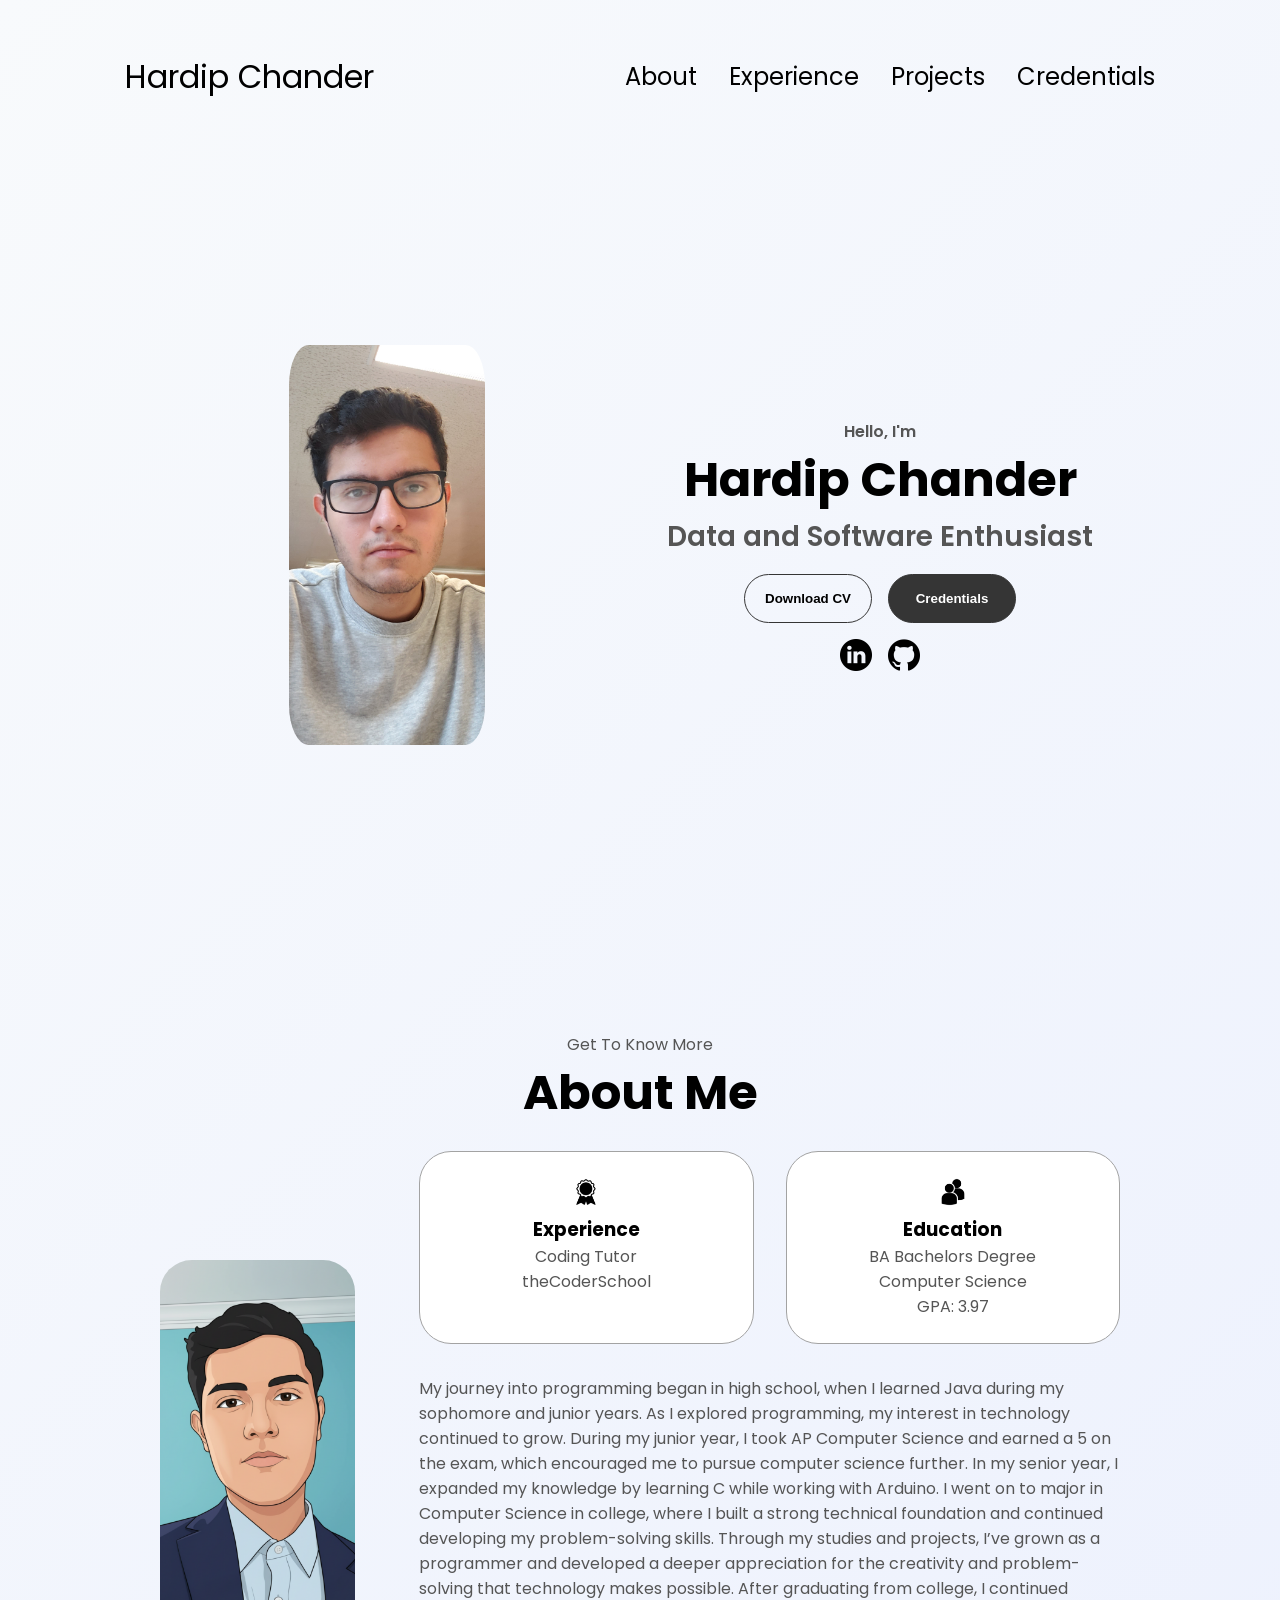
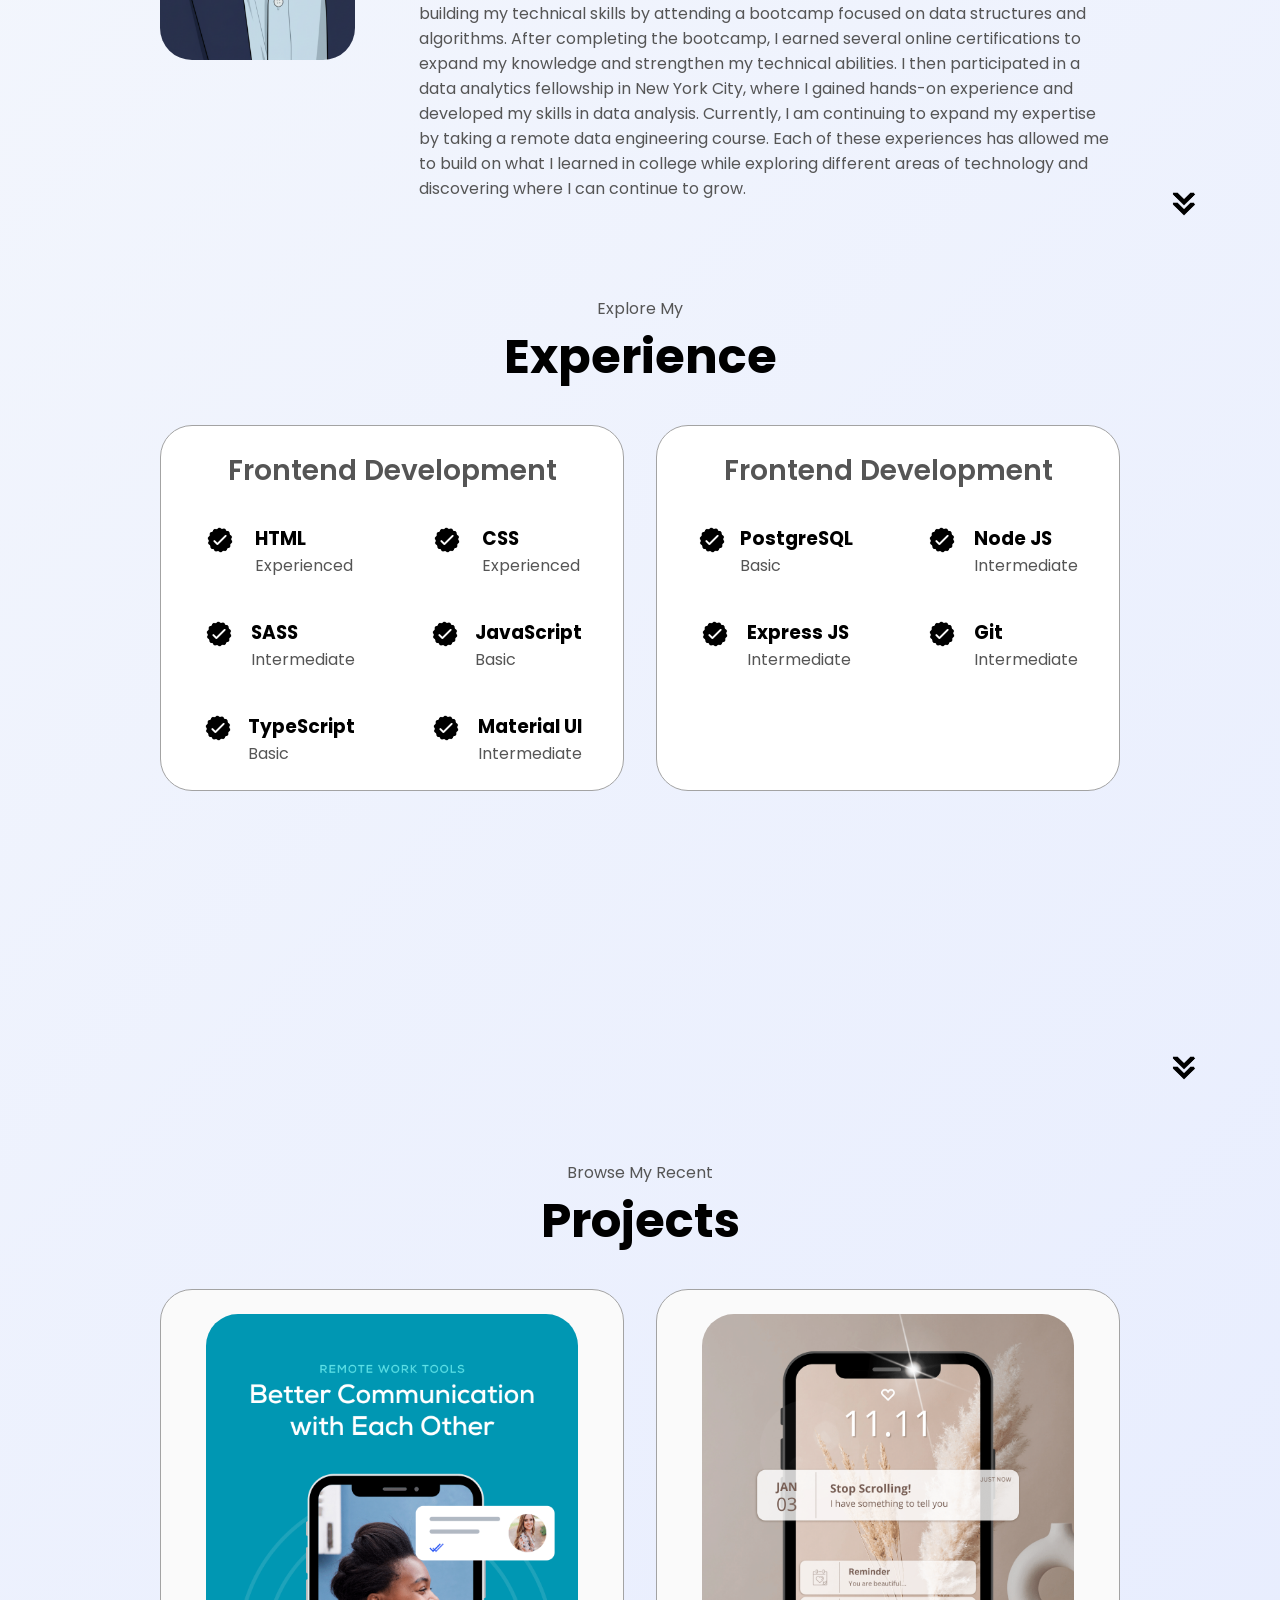
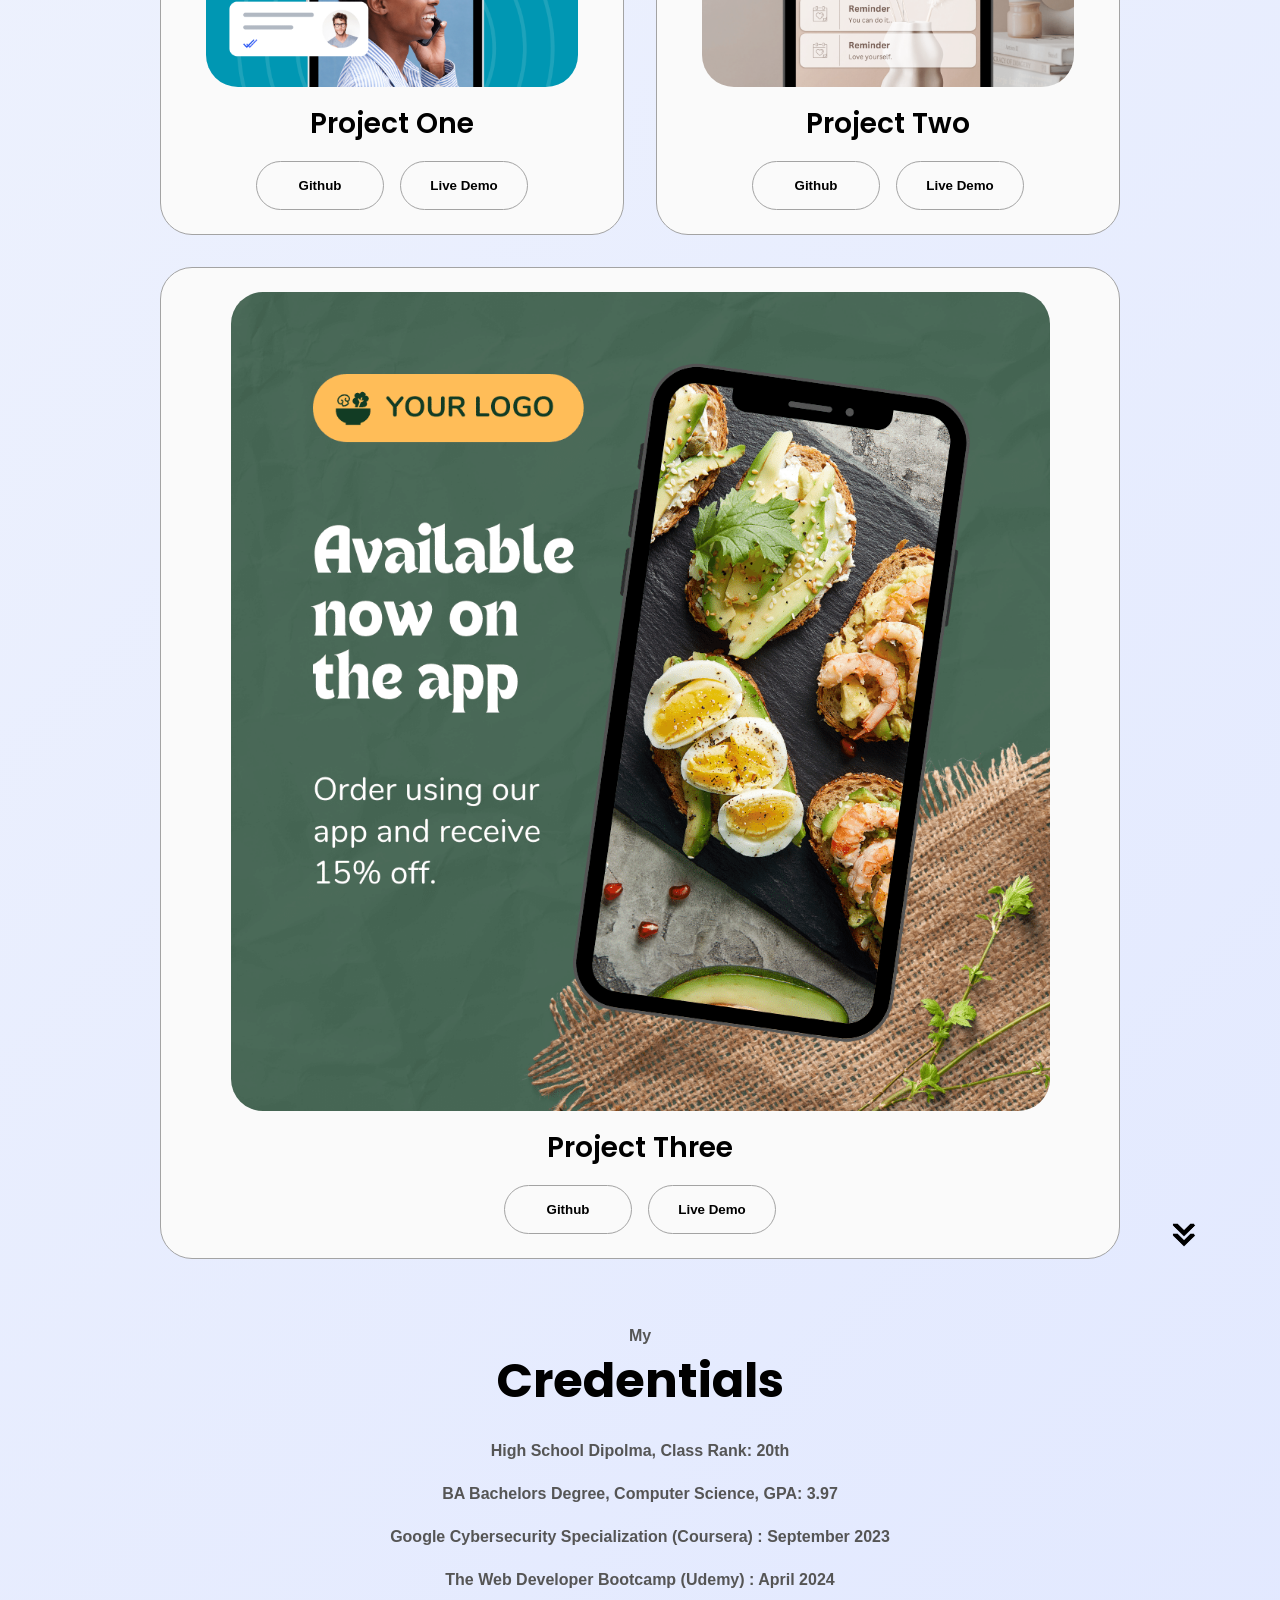
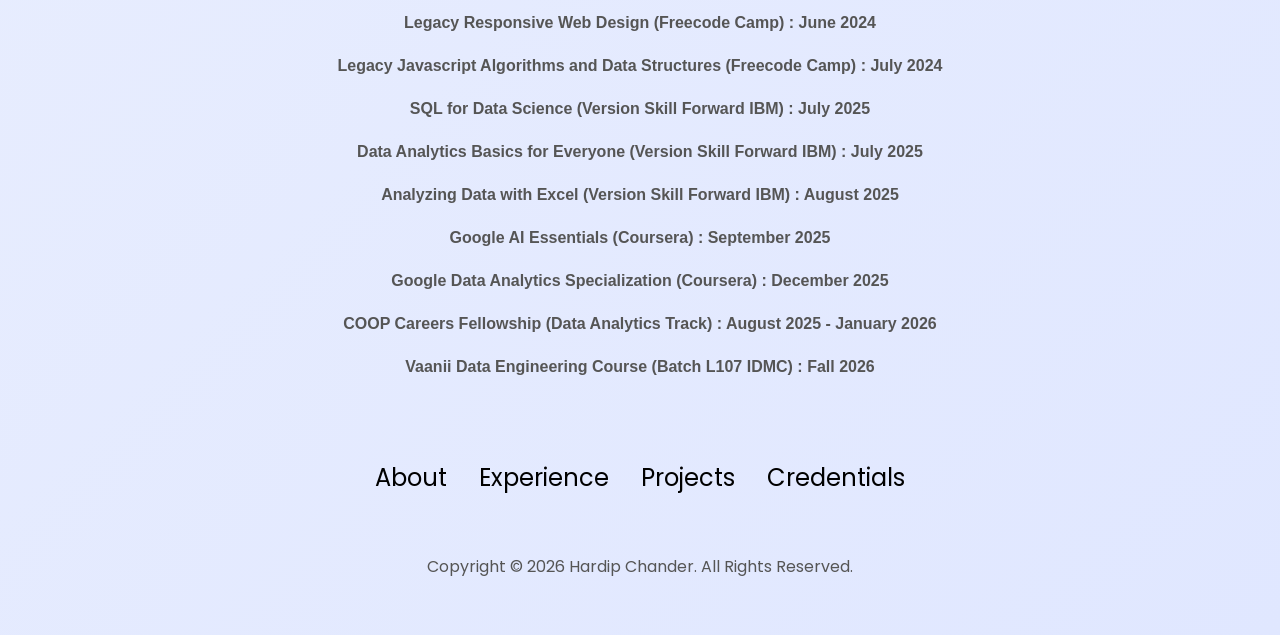
<file: index.html>
<!DOCTYPE html>
<html lang="en">
  <head>
    <meta charset="UTF-8">
    <meta name="viewport" content="width=device-width, initial-scale=1.0">
    <meta name="description" content="This is the home page to the personal website of Hardip Chander. The website showcases his skills and history in tech.">
    <title>Chander</title>
    <link rel="icon" type="image/png" sizes="192x192" href="./images/favicon.png">
    <link rel="stylesheet" href="./styles/style.css">
    <link rel="stylesheet" href="./styles/mediaqueries.css">
  </head>
  <body>
    <nav id="desktop-nav">
      <div class="logo">Hardip Chander</div>
      <div>
        <ul class="nav-links">
          <li><a href="#about">About</a></li>
          <li><a href="#experience">Experience</a></li>
          <li><a href="#projects">Projects</a></li>
          <li><a href="#contact">Credentials</a></li>
        </ul>
      </div>
    </nav>

    <nav id="hamburger-nav">
      <div class="logo">Hardip Chander</div>
      <div class="hamburger-menu">
        <div class="hamburger-icon" onclick="toggleMenu()">
          <span></span>
          <span></span>
          <span></span>
        </div>
        <div class="menu-links">
          <li><a href="#about" onclick="toggleMenu()">About</a></li>
          <li><a href="#experience" onclick="toggleMenu()">Experience</a></li>
          <li><a href="#projects" onclick="toggleMenu()">Projects</a></li>
          <li><a href="#contact" onclick="toggleMenu()">Credentials</a></li>
        </div>
      </div>
    </nav>

    <section id="profile">
      <div class="section__pic-container">
        <img src="./images/profile-pic.jpg" alt="Profile Picture of Hardip Chander" class="profile-pic"/>
      </div>
      <div class="section__text">
        <p class="section__text__p1">Hello, I'm</p>
        <h1 class="title">Hardip Chander</h1>
        <p class="section__text__p2">Data and Software Enthusiast</p>
        <div class="btn-container">
          <button class="btn btn-color-2" onclick="window.open('./images/resume.pdf')"> Download CV </button>
          <button class="btn btn-color-1" onclick="location.href='./#contact'">Credentials</button>
        </div>
        <div id="socials-container">
          <img src="./images/linkedin.png" alt="My LinkedIn profile" class="icon" onclick="location.href='https://www.linkedin.com/in/hardipchander'"/>
          <img src="./images/github.png" alt="My Github profile" class="icon" onclick="location.href='https://github.com/hardipchander'" />
        </div>
      </div>
    </section>

    <section id="about">
      <p class="section__text__p1">Get To Know More</p>
      <h1 class="title">About Me</h1>
      <div class="section-container">
        <div class="section__pic-container">
          <img src="./images/cartoon_me.png" alt="Profile picture" class="about-pic"/>
        </div>
        <div class="about-details-container">
          <div class="about-containers">
            <div class="details-container">
              <img src="./images/experience.png" alt="Experience icon" class="icon"/>
              <h3>Experience</h3>
              <p>Coding Tutor<br/>theCoderSchool</p>
            </div>
            <div class="details-container">
              <img src="./images/education.png" alt="Education icon" class="icon" />
              <h3>Education</h3>
              <p>BA Bachelors Degree<br/>Computer Science <br/> GPA: 3.97</p>
            </div>
          </div>
          <div class="text-container">
            <p>
              My journey into programming began in high school, when I learned Java during my sophomore and junior years. As I explored programming, my interest in 
              technology continued to grow. During my junior year, I took AP Computer Science and earned a 5 on the exam, which encouraged me to pursue computer 
              science further. In my senior year, I expanded my knowledge by learning C while working with Arduino. I went on to major in Computer Science in college, 
              where I built a strong technical foundation and continued developing my problem-solving skills. Through my studies and projects, I’ve grown as a 
              programmer and developed a deeper appreciation for the creativity and problem-solving that technology makes possible. After graduating from college, 
              I continued building my technical skills by attending a bootcamp focused on data structures and algorithms. After completing the bootcamp, I earned several 
              online certifications to expand my knowledge and strengthen my technical abilities. I then participated in a data analytics fellowship in New York City, 
              where I gained hands-on experience and developed my skills in data analysis. Currently, I am continuing to expand my expertise by taking a remote 
              data engineering course. Each of these experiences has allowed me to build on what I learned in college while exploring different areas of technology 
              and discovering where I can continue to grow. 
            </p>
          </div>
        </div>
      </div>
      <img src="./images/arrow.png" alt="Arrow icon" class="icon arrow" onclick="location.href='./#experience'" />
    </section>

    <section id="experience">
      <p class="section__text__p1">Explore My</p>
      <h1 class="title">Experience</h1>
      <div class="experience-details-container">
        <div class="about-containers">
          <div class="details-container">
            <h2 class="experience-sub-title">Frontend Development</h2>
            <div class="article-container">
              <article>
                <img src="./images/checkmark.png" alt="Experience icon" class="icon" />
                <div>
                  <h3>HTML</h3>
                  <p>Experienced</p>
                </div>
              </article>
              <article>
                <img src="./images/checkmark.png" alt="Experience icon" class="icon"/>
                <div>
                  <h3>CSS</h3>
                  <p>Experienced</p>
                </div>
              </article>
              <article>
                <img src="./images/checkmark.png" alt="Experience icon" class="icon" />
                <div>
                  <h3>SASS</h3>
                  <p>Intermediate</p>
                </div>
              </article>
              <article>
                <img src="./images/checkmark.png" alt="Experience icon" class="icon" />
                <div>
                  <h3>JavaScript</h3>
                  <p>Basic</p>
                </div>
              </article>
              <article>
                <img src="./images/checkmark.png" alt="Experience icon" class="icon" />
                <div>
                  <h3>TypeScript</h3>
                  <p>Basic</p>
                </div>
              </article>
              <article>
                <img src="./images/checkmark.png" alt="Experience icon" class="icon"/>
                <div>
                  <h3>Material UI</h3>
                  <p>Intermediate</p>
                </div>
              </article>
            </div>
          </div>
          <div class="details-container">
            <h2 class="experience-sub-title">Frontend Development</h2>
            <div class="article-container">
              <article>
                <img src="./images/checkmark.png" alt="Experience icon" class="icon" />
                <div>
                  <h3>PostgreSQL</h3>
                  <p>Basic</p>
                </div>
              </article>
              <article>
                <img src="./images/checkmark.png" alt="Experience icon" class="icon"/>
                <div>
                  <h3>Node JS</h3>
                  <p>Intermediate</p>
                </div>
              </article>
              <article>
                <img src="./images/checkmark.png" alt="Experience icon" class="icon" />
                <div>
                  <h3>Express JS</h3>
                  <p>Intermediate</p>
                </div>
              </article>
              <article>
                <img src="./images/checkmark.png" alt="Experience icon" class="icon" />
                <div>
                  <h3>Git</h3>
                  <p>Intermediate</p>
                </div>
              </article>
            </div>
          </div>
        </div>
      </div>
      <img src="./images/arrow.png" alt="Arrow icon" class="icon arrow" onclick="location.href='./#projects'"  />
    </section>

    <section id="projects">
      <p class="section__text__p1">Browse My Recent</p>
      <h1 class="title">Projects</h1>
      <div class="experience-details-container">
        <div class="about-containers">
          <div class="details-container color-container">
            <div class="article-container">
              <img src="./images/project-1.png" alt="Project 1" class="project-img" />
            </div>
            <h2 class="experience-sub-title project-title">Project One</h2>
            <div class="btn-container">
              <button class="btn btn-color-2 project-btn" onclick="location.href='https://github.com/hardipchander'">
                Github
              </button>
              <button class="btn btn-color-2 project-btn" onclick="location.href='https://github.com/hardipchander'">
                Live Demo
              </button>
            </div>
          </div>
          <div class="details-container color-container">
            <div class="article-container">
              <img src="./images/project-2.png" alt="Project 2" class="project-img"/>
            </div>
            <h2 class="experience-sub-title project-title">Project Two</h2>
            <div class="btn-container">
              <button class="btn btn-color-2 project-btn" onclick="location.href='https://github.com/hardipchander'">
                Github
              </button>
              <button class="btn btn-color-2 project-btn" onclick="location.href='https://github.com/hardipchander'">
                Live Demo
              </button>
            </div>
          </div>
          <div class="details-container color-container">
            <div class="article-container">
              <img src="./images/project-3.png" alt="Project 3" class="project-img" />
            </div>
            <h2 class="experience-sub-title project-title">Project Three</h2>
            <div class="btn-container">
              <button class="btn btn-color-2 project-btn" onclick="location.href='https://github.com/hardipchander'">
                Github
              </button>
              <button class="btn btn-color-2 project-btn" onclick="location.href='https://github.com/hardipchander'">
                Live Demo
              </button>
            </div>
          </div>
        </div>
      </div>
      <img src="./images/arrow.png" alt="Arrow icon" class="icon arrow" onclick="location.href='./#contact'" />
    </section>

    <section id="contact">
      <p class="section__text__p1">My</p>
      <h1 class="title">Credentials</h1>
      <br />
      <p>High School Dipolma, Class Rank: 20th </p>
      <br />
      <p>BA Bachelors Degree, Computer Science, GPA: 3.97</p>
      <br />
      <p>Google Cybersecurity Specialization (Coursera) : September 2023</p>
      <br />
      <p>The Web Developer Bootcamp (Udemy) : April 2024</p>
      <br />
      <p>Legacy Responsive Web Design (Freecode Camp) : June 2024</p>
      <br />
      <p>Legacy Javascript Algorithms and Data Structures (Freecode Camp) : July 2024</p>
      <br />
      <p>SQL for Data Science (Version Skill Forward IBM) : July 2025</p>
      <br />
      <p>Data Analytics Basics for Everyone (Version Skill Forward IBM) : July 2025</p>
      <br />
      <p>Analyzing Data with Excel (Version Skill Forward IBM) : August 2025</p>
      <br />
      <p>Google AI Essentials (Coursera) : September 2025</p>
      <br />
      <p>Google Data Analytics Specialization (Coursera) : December 2025</p>
      <br />
      <p>COOP Careers Fellowship (Data Analytics Track) : August 2025 - January 2026</p>
      <br />
      <p>Vaanii Data Engineering Course (Batch L107 IDMC) : Fall 2026</p>
      <br />
    </section>

    <footer>
      <nav>
        <div class="nav-links-container">
          <ul class="nav-links">
            <li><a href="#about">About</a></li>
            <li><a href="#experience">Experience</a></li>
            <li><a href="#projects">Projects</a></li>
            <li><a href="#contact">Credentials</a></li>
          </ul>
        </div>
      </nav>
      <p>Copyright &#169; 2026 Hardip Chander. All Rights Reserved.</p>
    </footer>

    <script src="script.js"></script>
  </body>
</html>
</file>
<file: styles/style.css>
/* General */
@import url("https://fonts.googleapis.com/css2?family=Poppins:wght@300;400;500;600&display=swap");
* {
  margin: 0;
  padding: 0;
}
body {
  font-family: "Poppins", sans-serif;
  background: linear-gradient(135deg, #f8fafc, #e0e7ff);
}
html {
  scroll-behavior: smooth;
}
p {
  color: rgb(85, 85, 85);
}

/* Transistion */
a, .btn {
  transition: all 300ms ease;
}

/* Desktop Nav */
nav, .nav-links {
  display: flex;
}
nav {
  justify-content: space-around;
  align-items: center;
  height: 17vh;
}
.nav-links {
  gap: 2rem;
  list-style: none;
  font-size: 1.5rem;
}
a {
  color: black;
  text-decoration: none;
  text-decoration-color: white;
}
a:hover {
  color: grey;
  text-decoration: underline;
  text-underline-offset: 1rem;
  text-decoration-color: rgb(181, 181, 181);
}
.logo {
  font-size: 2rem;
}
.logo:hover {
  cursor: default;
}

/* Hamburger Menu */
#hamburger-nav {
  display: none;
}
.hamburger-menu {
  position: relative;
  display: inline-block;
}
.hamburger-icon {
  display: flex;
  flex-direction: column;
  justify-content: space-between;
  height: 24px;
  width: 30px;
  cursor: pointer;
}
.hamburger-icon span {
  width: 100%;
  height: 2px;
  background-color: black;
  transition: all 0.3 ease-in-out;
}
.menu-links {
  position: absolute;
  top: 100%;
  right: 0;
  background-color: white;
  width: fit-content;
  max-height: 0;
  overflow: hidden;
  transition: all 0.3 ease-in-out;
}
.menu-links a {
  display: block;
  padding: 10px;
  text-align: center;
  font-size: 1.5rem;
  color: black;
  text-decoration: none;
  transition: all 0.3 ease-in-out;
}
.menu-links li {
  list-style: none;
}
.menu-links.open {
  max-height: 300px;
}
.hamburger-icon.open span:first-child {
  transform: rotate(45deg) translate(10px, 5px);
}
.hamburger-icon.open span:nth-child(2) {
  opacity: 0;
}
.hamburger-icon.open span:last-child {
  transform: rotate(-45deg) translate(10px, -5px);
}
.hamburger-icon span:first-child {
  transform: none;
}
.hamburger-icon span:first-child {
  opacity: 1;
}
.hamburger-icon span:first-child {
  transform: none;
}

/* Sections */
section {
  padding-top: 4vh;
  height: 96vh;
  margin: 0 10rem;
  box-sizing: border-box;
  min-height: fit-content;
}
.section-container {
  display: flex;
}

/* Profile */
#profile {
  display: flex;
  justify-content: center;
  gap: 5rem;
  height: 80vh;
}
.section__pic-container {
  display: flex;
  height: 400px;
  width: 400px;
  margin: auto 0;
  justify-content: center;
}
.profile-pic {
  border-radius: 10%;
}
.section__text {
  align-self: center;
  text-align: center;
}
.section__text p {
  font-weight: 600;
}
.section__text__p1 {
  text-align: center;
}
.section__text__p2 {
  font-size: 1.75rem;
  margin-bottom: 1rem;
}
.title {
  font-size: 3rem;
  text-align: center;
}
#socials-container {
  display: flex;
  justify-content: center;
  margin-top: 1rem;
  gap: 1rem;
}

/* Icons */
.icon {
  cursor: pointer;
  height: 2rem;
}

/* Buttons */
.btn-container {
  display: flex;
  justify-content: center;
  gap: 1rem;
}
.btn {
  font-weight: 600;
  transition: all 300ms ease;
  padding: 1rem;
  width: 8rem;
  border-radius: 2rem;
}
.btn-color-1, .btn-color-2 {
  border: rgb(53, 53, 53) 0.1rem solid;
}
.btn-color-1:hover, .btn-color-2:hover {
  cursor: pointer;
}
.btn-color-1, .btn-color-2:hover {
  background: rgb(53, 53, 53);
  color: white;
}
.btn-color-1:hover {
  background: rgb(0, 0, 0);
}
.btn-color-2 {
  background: none;
}
.btn-color-2:hover {
  border: rgb(255, 255, 255) 0.1rem solid;
}
.btn-container {
  gap: 1rem;
}

/* About */
#about {
  position: relative;
}
.about-containers {
  gap: 2rem;
  margin-bottom: 2rem;
  margin-top: 2rem;
}
.about-details-container {
  justify-content: center;
  flex-direction: column;
}
.about-containers, .about-details-container {
  display: flex;
}
.about-pic {
  border-radius: 2rem;
}
.arrow {
  position: absolute;
  right: -5rem;
  bottom: 2.5rem;
}
.details-container {
  padding: 1.5rem;
  flex: 1;
  background: white;
  border-radius: 2rem;
  border: rgb(53, 53, 53) 0.1rem solid;
  border-color: rgb(163, 163, 163);
  text-align: center;
}
.section-container {
  gap: 4rem;
  height: 80%;
}
.section__pic-container {
  height: 400px;
  width: 400px;
  margin: auto 0;
}

/* Experience */
#experience {
  position: relative;
}
.experience-sub-title {
  color: rgb(85, 85, 85);
  font-weight: 600;
  font-size: 1.75rem;
  margin-bottom: 2rem;
}
.experience-details-container {
  display: flex;
  justify-content: center;
  flex-direction: column;
}
.article-container {
  display: flex;
  text-align: initial;
  flex-wrap: wrap;
  flex-direction: row;
  gap: 2.5rem;
  justify-content: space-around;
}
article {
  display: flex;
  width: 10rem;
  justify-content: space-around;
  gap: 0.5rem;
}
article .icon {
  cursor: default;
}

/* Projects */
#projects {
  position: relative;
}
.color-container {
  border-color: rgb(163, 163, 163);
  background: rgb(250, 250, 250);
}
.project-img {
  border-radius: 2rem;
  width: 90%;
  height: 90%;
}
.project-title {
  margin: 1rem;
  color: black;
}
.project-btn {
  color: black;
  border-color: rgb(163, 163, 163);
}

/* Contact/Credentials */
#contact {
  display: flex;
  justify-content: center;
  flex-direction: column;
  height: 70vh;
}
.contact-info-upper-container {
  display: flex;
  justify-content: center;
  border-radius: 2rem;
  border: rgb(53, 53, 53) 0.1rem solid;
  border-color: rgb(163, 163, 163);
  background: (250, 250, 250);
  margin: 2rem auto;
  padding: 0.5rem;
}
.contact-info-container {
  display: flex;
  align-items: center;
  justify-content: center;
  gap: 0.5rem;
  margin: 1rem;
}
.contact-info-container p {
  font-size: larger;
}
.contact-icon {
  cursor: default;
}
.email-icon {
  height: 2.5rem;
}
#contact p {
  text-align: center;
  font-family: sans-serif;
  font-weight: bold;
}

/* Footer */
footer {
  height: 26vh;
  margin: 0 1rem;
}
footer p {
  text-align: center;
}
</file>
<file: styles/mediaqueries.css>
@media screen and (max-width: 1400px) {
  #profile {
    height: 83vh;
    margin-bottom: 6rem;
  }
  .about-containers {
    flex-wrap: wrap;
  }
  #contact,
  #projects {
    height: fit-content;
  }
}

@media screen and (max-width: 1200px) {
  #desktop-nav {
    display: none;
  }
  #hamburger-nav {
    display: flex;
  }
  #experience,
  .experience-details-container {
    margin-top: 2rem;
  }
  #profile,
  .section-container {
    display: block;
  }
  .arrow {
    display: none;
  }
  section,
  .section-container {
    height: fit-content;
  }
  section {
    margin: 0 5%;
  }
  .section__pic-container {
    width: 275px;
    height: 275px;
    margin: 0 auto 2rem;
  }
  .about-containers {
    margin-top: 0;
  }
}

@media screen and (max-width: 600px) {
  #contact,
  footer {
    height: 40vh;
  }
  #profile {
    height: 83vh;
    margin-bottom: 0;
  }
  article {
    font-size: 1rem;
  }
  footer nav {
    height: fit-content;
    margin-bottom: 2rem;
  }
  .about-containers,
  .contact-info-upper-container,
  .btn-container {
    flex-wrap: wrap;
  }
  .contact-info-container {
    margin: 0;
  }
  .contact-info-container p,
  .nav-links li a {
    font-size: 1rem;
  }
  .experience-sub-title {
    font-size: 1.25rem;
  }
  .logo {
    font-size: 1.5rem;
  }
  .nav-links {
    flex-direction: column;
    gap: 0.5rem;
    text-align: center;
  }
  .section__pic-container {
    width: auto;
    height: 46vw;
    justify-content: center;
  }
  .section__text__p2 {
    font-size: 1.25rem;
  }
  .title {
    font-size: 2rem;
  }
  .text-container {
    text-align: justify;
  }
}
</file>
